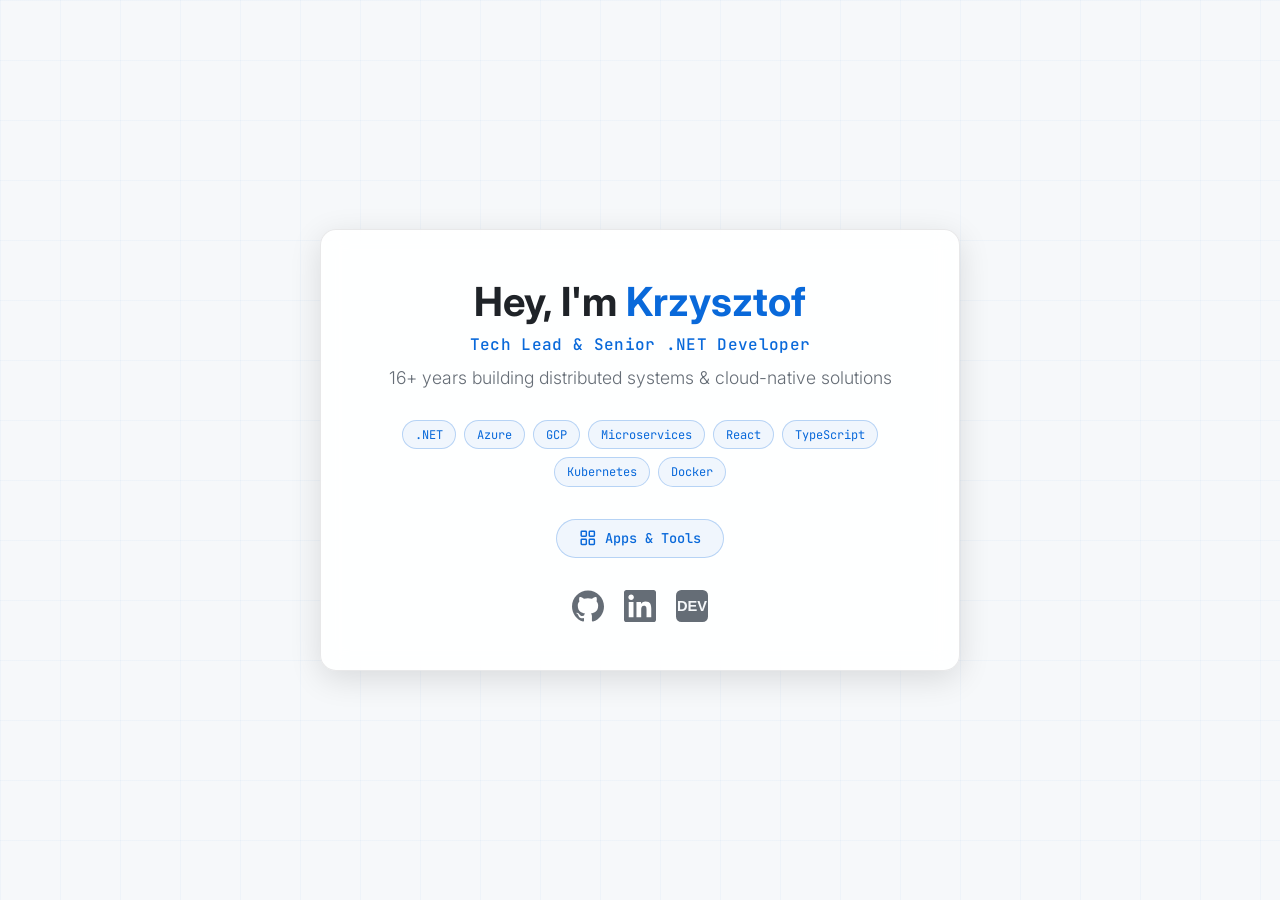
<file: index.html>
<!DOCTYPE html>
<html lang="en">
<head>
	<meta charset="utf-8">
	<meta name="viewport" content="width=device-width, initial-scale=1.0">
	<meta name="description" content="Krzysztof Koziarski - Tech Lead & Senior .NET Developer. 16+ years building distributed systems and cloud-native solutions.">
	<title>Krzysztof Koziarski | Tech Lead & .NET Developer</title>
	<link rel="icon" href="favicon.svg" type="image/x-icon" />
	<link href="https://fonts.googleapis.com/css2?family=Inter:wght@300;400;600;700&family=JetBrains+Mono:wght@400;500&display=swap" rel="stylesheet">
	<link rel="stylesheet" href="css/reset.css">
	<link rel="stylesheet" href="css/main.css">
</head>
<body>
	<main>
		<div class="card">
			<div class="intro">Hey, I'm <span class="name" title="Christopher | Kris">Krzysztof</span></div>
			<div class="role">Tech Lead & Senior .NET Developer</div>
			<div class="tagline">16+ years building distributed systems &amp; cloud-native solutions</div>

			<div class="tech-tags">
				<span>.NET</span>
				<span>Azure</span>
				<span>GCP</span>
				<span>Microservices</span>
				<span>React</span>
				<span>TypeScript</span>
				<span>Kubernetes</span>
				<span>Docker</span>
			</div>

			<a href="apps/" class="apps-link">
				<svg viewBox="0 0 24 24" fill="none" stroke="currentColor" stroke-width="2" stroke-linecap="round" stroke-linejoin="round"><rect x="3" y="3" width="7" height="7" rx="1"/><rect x="14" y="3" width="7" height="7" rx="1"/><rect x="3" y="14" width="7" height="7" rx="1"/><rect x="14" y="14" width="7" height="7" rx="1"/></svg>
				Apps &amp; Tools
			</a>

			<div class="icons-social">
				<a target="_blank" rel="noopener" href="https://github.com/kkoziarski" title="GitHub">
					<svg viewBox="0 0 24 24" fill="currentColor"><path d="M12 .297c-6.63 0-12 5.373-12 12 0 5.303 3.438 9.8 8.205 11.385.6.113.82-.258.82-.577 0-.285-.01-1.04-.015-2.04-3.338.724-4.042-1.61-4.042-1.61C4.422 18.07 3.633 17.7 3.633 17.7c-1.087-.744.084-.729.084-.729 1.205.084 1.838 1.236 1.838 1.236 1.07 1.835 2.809 1.305 3.495.998.108-.776.417-1.305.76-1.605-2.665-.3-5.466-1.332-5.466-5.93 0-1.31.465-2.38 1.235-3.22-.135-.303-.54-1.523.105-3.176 0 0 1.005-.322 3.3 1.23.96-.267 1.98-.399 3-.405 1.02.006 2.04.138 3 .405 2.28-1.552 3.285-1.23 3.285-1.23.645 1.653.24 2.873.12 3.176.765.84 1.23 1.91 1.23 3.22 0 4.61-2.805 5.625-5.475 5.92.42.36.81 1.096.81 2.22 0 1.606-.015 2.896-.015 3.286 0 .315.21.69.825.57C20.565 22.092 24 17.592 24 12.297c0-6.627-5.373-12-12-12"/></svg>
				</a>
				<a target="_blank" rel="noopener" href="https://www.linkedin.com/in/krzysztof-koziarski" title="LinkedIn">
					<svg viewBox="0 0 24 24" fill="currentColor"><path d="M20.447 20.452h-3.554v-5.569c0-1.328-.027-3.037-1.852-3.037-1.853 0-2.136 1.445-2.136 2.939v5.667H9.351V9h3.414v1.561h.046c.477-.9 1.637-1.85 3.37-1.85 3.601 0 4.267 2.37 4.267 5.455v6.286zM5.337 7.433c-1.144 0-2.063-.926-2.063-2.065 0-1.138.92-2.063 2.063-2.063 1.14 0 2.064.925 2.064 2.063 0 1.139-.925 2.065-2.064 2.065zm1.782 13.019H3.555V9h3.564v11.452zM22.225 0H1.771C.792 0 0 .774 0 1.729v20.542C0 23.227.792 24 1.771 24h20.451C23.2 24 24 23.227 24 22.271V1.729C24 .774 23.2 0 22.222 0h.003z"/></svg>
				</a>
				<a target="_blank" rel="noopener" href="https://dev.to/kkoziarski" title="Dev.to">
					<svg viewBox="0 0 24 24" fill="currentColor"><rect width="24" height="24" rx="4"/><text x="12" y="16" text-anchor="middle" font-family="Arial,sans-serif" font-weight="700" font-size="11" fill="var(--bg)">DEV</text></svg>
				</a>
			</div>
		</div>

		<div class="bg-grid"></div>
	</main>
</body>
</html>
</file>
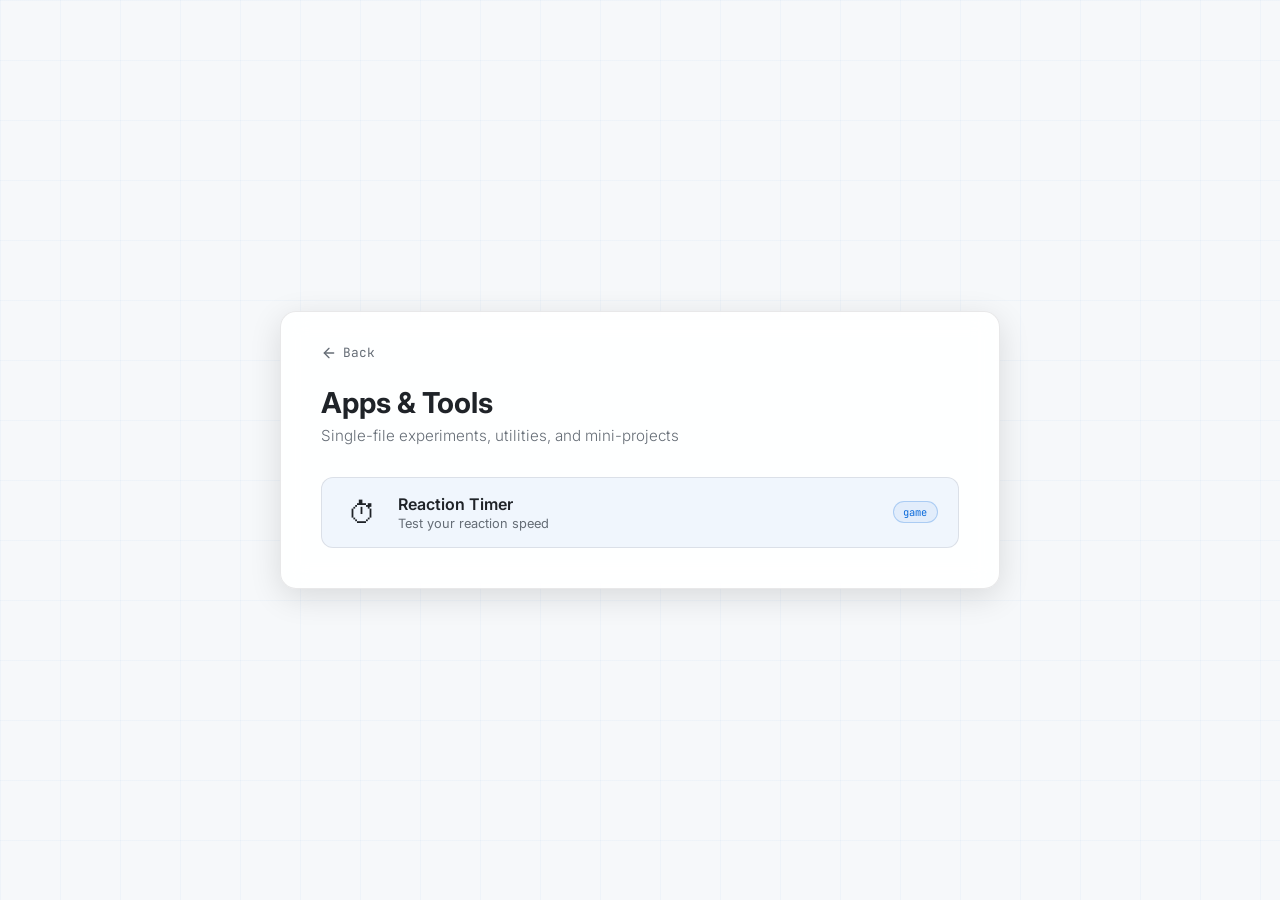
<file: apps/index.html>
<!DOCTYPE html>
<html lang="en">
<head>
	<meta charset="utf-8">
	<meta name="viewport" content="width=device-width, initial-scale=1.0">
	<title>Apps & Tools | Krzysztof Koziarski</title>
	<link rel="icon" href="../favicon.ico" type="image/x-icon" />
	<link href="https://fonts.googleapis.com/css2?family=Inter:wght@300;400;600;700&family=JetBrains+Mono:wght@400;500&display=swap" rel="stylesheet">
	<link rel="stylesheet" href="../css/reset.css">
	<link rel="stylesheet" href="../css/main.css">
	<link rel="stylesheet" href="../css/apps.css">
</head>
<body>
	<main>
		<div class="card apps-card">
			<a href="../" class="back-link">
				<svg viewBox="0 0 24 24" fill="none" stroke="currentColor" stroke-width="2" stroke-linecap="round" stroke-linejoin="round"><path d="M19 12H5"/><path d="M12 19l-7-7 7-7"/></svg>
				Back
			</a>

			<h1 class="apps-title">Apps & Tools</h1>
			<p class="apps-subtitle">Single-file experiments, utilities, and mini-projects</p>

			<div class="apps-grid">
				<a href="reaction-timer.html" class="app-item">
					<div class="app-icon">&#9201;</div>
					<div class="app-info">
						<div class="app-name">Reaction Timer</div>
						<div class="app-desc">Test your reaction speed</div>
					</div>
					<div class="app-tag">game</div>
				</a>

				<!-- Add more apps here:
				<a href="your-app.html" class="app-item">
					<div class="app-icon">EMOJI</div>
					<div class="app-info">
						<div class="app-name">App Name</div>
						<div class="app-desc">Short description</div>
					</div>
					<div class="app-tag">category</div>
				</a>
				-->
			</div>
		</div>

		<div class="bg-grid"></div>
	</main>
</body>
</html>
</file>
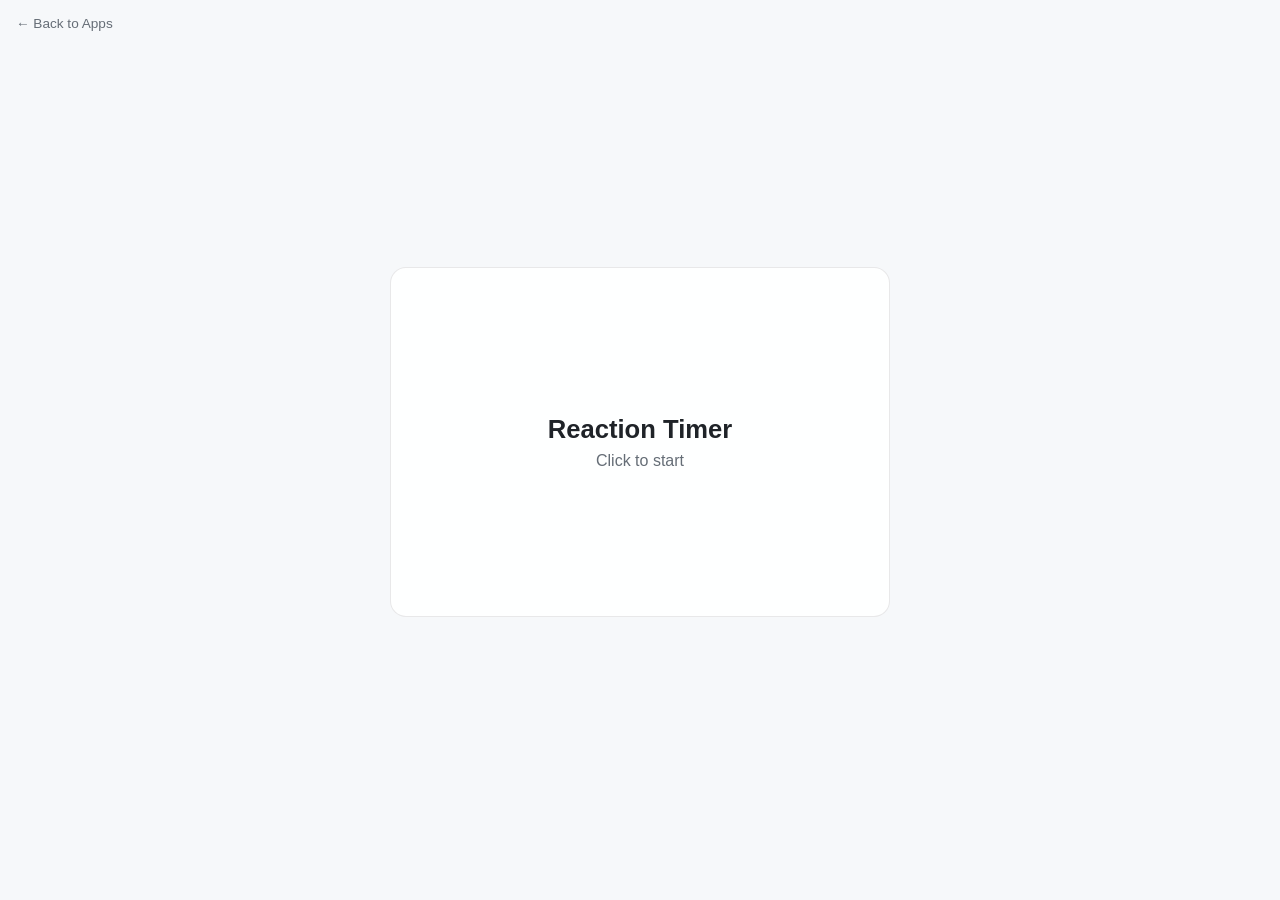
<file: apps/reaction-timer.html>
<!DOCTYPE html>
<html lang="en">
<head>
	<meta charset="utf-8">
	<meta name="viewport" content="width=device-width, initial-scale=1.0">
	<title>Reaction Timer | kkoziarski</title>
	<link rel="icon" href="../favicon.ico" type="image/x-icon" />
	<style>
		* { margin: 0; padding: 0; box-sizing: border-box; }
		:root {
			--bg: #0d1117;
			--card: rgba(22, 27, 34, 0.85);
			--text: #e6edf3;
			--muted: #8b949e;
			--accent: #58a6ff;
			--green: #3fb950;
			--red: #f85149;
			--border: rgba(240, 246, 252, 0.1);
		}
		@media (prefers-color-scheme: light) {
			:root {
				--bg: #f6f8fa;
				--card: rgba(255,255,255,0.9);
				--text: #1f2328;
				--muted: #656d76;
				--accent: #0969da;
				--green: #1a7f37;
				--red: #cf222e;
				--border: rgba(31,35,40,0.1);
			}
		}
		body {
			font-family: 'Segoe UI', -apple-system, sans-serif;
			background: var(--bg);
			color: var(--text);
			min-height: 100vh;
			display: flex;
			flex-direction: column;
			align-items: center;
			justify-content: center;
			padding: 1rem;
			user-select: none;
			-webkit-user-select: none;
		}
		.back {
			position: fixed;
			top: 1rem;
			left: 1rem;
			color: var(--muted);
			text-decoration: none;
			font-size: 0.85rem;
			z-index: 10;
		}
		.back:hover { color: var(--accent); }
		.box {
			width: min(500px, 90vw);
			height: min(350px, 60vh);
			border-radius: 16px;
			border: 1px solid var(--border);
			display: flex;
			flex-direction: column;
			align-items: center;
			justify-content: center;
			cursor: pointer;
			transition: background 0.15s;
			text-align: center;
			padding: 2rem;
			-webkit-tap-highlight-color: transparent;
		}
		.box.waiting { background: var(--card); }
		.box.ready { background: var(--red); }
		.box.go { background: var(--green); }
		.box.result { background: var(--card); }
		.box.too-soon { background: var(--red); }
		.msg {
			font-size: 1.6rem;
			font-weight: 600;
			margin-bottom: 0.5rem;
		}
		.sub { font-size: 1rem; color: var(--muted); }
		.box.ready .sub, .box.go .sub { color: rgba(255,255,255,0.8); }
		.box.ready .msg, .box.go .msg { color: #fff; }
		.box.too-soon .msg, .box.too-soon .sub { color: #fff; }
		.time {
			font-size: 3.5rem;
			font-weight: 700;
			color: var(--accent);
			margin: 0.25rem 0;
		}
		.best {
			margin-top: 1rem;
			font-size: 0.85rem;
			color: var(--muted);
		}
	</style>
</head>
<body>
	<a href="./" class="back">&larr; Back to Apps</a>
	<div class="box waiting" id="box" onclick="handleClick()">
		<div class="msg">Reaction Timer</div>
		<div class="sub">Click to start</div>
	</div>
	<div class="best" id="best"></div>
	<script>
		let state = 'waiting';
		let timeout = null;
		let startTime = 0;
		let bestTime = Infinity;
		const box = document.getElementById('box');
		const bestEl = document.getElementById('best');

		function handleClick() {
			if (state === 'waiting') {
				state = 'ready';
				box.className = 'box ready';
				box.querySelector('.msg').textContent = 'Wait for green...';
				box.querySelector('.sub').textContent = "Don't click yet!";
				timeout = setTimeout(() => {
					state = 'go';
					box.className = 'box go';
					box.querySelector('.msg').textContent = 'CLICK NOW!';
					box.querySelector('.sub').textContent = '';
					startTime = performance.now();
				}, 1000 + Math.random() * 4000);
			} else if (state === 'ready') {
				clearTimeout(timeout);
				state = 'too-soon';
				box.className = 'box too-soon';
				box.querySelector('.msg').textContent = 'Too soon!';
				box.querySelector('.sub').textContent = 'Click to try again';
				state = 'waiting';
			} else if (state === 'go') {
				const ms = Math.round(performance.now() - startTime);
				state = 'result';
				box.className = 'box result';
				box.innerHTML = `<div class="msg">Your reaction time</div><div class="time">${ms} ms</div><div class="sub">Click to try again</div>`;
				if (ms < bestTime) {
					bestTime = ms;
					bestEl.textContent = `Best: ${bestTime} ms`;
				}
				state = 'waiting';
			}
		}
	</script>
</body>
</html>
</file>
<file: css/main.css>
:root {
	--bg: #0d1117;
	--card-bg: rgba(22, 27, 34, 0.85);
	--text: #e6edf3;
	--text-muted: #8b949e;
	--accent: #58a6ff;
	--accent-glow: rgba(88, 166, 255, 0.15);
	--tag-bg: rgba(88, 166, 255, 0.1);
	--tag-border: rgba(88, 166, 255, 0.3);
	--border: rgba(240, 246, 252, 0.1);
	--grid-color: rgba(88, 166, 255, 0.04);
}

@media (prefers-color-scheme: light) {
	:root {
		--bg: #f6f8fa;
		--card-bg: rgba(255, 255, 255, 0.9);
		--text: #1f2328;
		--text-muted: #656d76;
		--accent: #0969da;
		--accent-glow: rgba(9, 105, 218, 0.1);
		--tag-bg: rgba(9, 105, 218, 0.06);
		--tag-border: rgba(9, 105, 218, 0.25);
		--border: rgba(31, 35, 40, 0.1);
		--grid-color: rgba(9, 105, 218, 0.03);
	}
}

html {
	font-family: 'Inter', -apple-system, BlinkMacSystemFont, 'Segoe UI', sans-serif;
	font-size: 16px;
	-webkit-font-smoothing: antialiased;
}

body {
	background: var(--bg);
	color: var(--text);
	min-height: 100vh;
	overflow: hidden;
}

main {
	display: flex;
	align-items: center;
	justify-content: center;
	min-height: 100vh;
	padding: 2rem;
	position: relative;
}

.card {
	position: relative;
	z-index: 1;
	max-width: 640px;
	width: 100%;
	background: var(--card-bg);
	border: 1px solid var(--border);
	border-radius: 16px;
	padding: 3rem 2.5rem;
	text-align: center;
	backdrop-filter: blur(12px);
	-webkit-backdrop-filter: blur(12px);
	box-shadow: 0 8px 32px rgba(0, 0, 0, 0.12);
}

.intro {
	font-size: 2.5rem;
	font-weight: 700;
	line-height: 1.2;
	margin-bottom: 0.5rem;
}

.name {
	color: var(--accent);
	cursor: help;
}

.role {
	font-family: 'JetBrains Mono', monospace;
	font-size: 1rem;
	font-weight: 500;
	color: var(--accent);
	letter-spacing: 0.02em;
	margin-bottom: 0.75rem;
}

.tagline {
	font-size: 1.1rem;
	font-weight: 300;
	color: var(--text-muted);
	margin-bottom: 2rem;
}

.tech-tags {
	display: flex;
	flex-wrap: wrap;
	gap: 0.5rem;
	justify-content: center;
	margin-bottom: 2rem;
}

.tech-tags span {
	font-family: 'JetBrains Mono', monospace;
	font-size: 0.75rem;
	font-weight: 400;
	padding: 0.35rem 0.75rem;
	border-radius: 100px;
	background: var(--tag-bg);
	border: 1px solid var(--tag-border);
	color: var(--accent);
	transition: background 0.2s, transform 0.2s;
}

.tech-tags span:hover {
	background: var(--accent-glow);
	transform: translateY(-1px);
}

/* Apps link */
.apps-link {
	display: inline-flex;
	align-items: center;
	gap: 0.5rem;
	font-family: 'JetBrains Mono', monospace;
	font-size: 0.85rem;
	font-weight: 500;
	color: var(--accent);
	text-decoration: none;
	padding: 0.6rem 1.4rem;
	border-radius: 100px;
	border: 1px solid var(--tag-border);
	background: var(--tag-bg);
	margin-bottom: 2rem;
	transition: background 0.2s, transform 0.2s, box-shadow 0.2s;
}

.apps-link:hover {
	background: var(--accent-glow);
	transform: translateY(-2px);
	box-shadow: 0 4px 16px rgba(88, 166, 255, 0.15);
}

.apps-link svg {
	width: 1.1rem;
	height: 1.1rem;
}

.icons-social {
	display: flex;
	gap: 1.25rem;
	justify-content: center;
	align-items: center;
}

.icons-social a {
	color: var(--text-muted);
	transition: color 0.2s, transform 0.2s;
	display: inline-flex;
}

.icons-social a:hover {
	color: var(--accent);
	transform: translateY(-2px);
}

.icons-social svg {
	width: 2rem;
	height: 2rem;
}

/* Subtle background grid */
.bg-grid {
	position: fixed;
	inset: 0;
	z-index: 0;
	background-image:
		linear-gradient(var(--grid-color) 1px, transparent 1px),
		linear-gradient(90deg, var(--grid-color) 1px, transparent 1px);
	background-size: 60px 60px;
	pointer-events: none;
}

/* Responsive */
@media (max-width: 480px) {
	.card {
		padding: 2rem 1.5rem;
	}

	.intro {
		font-size: 1.8rem;
	}

	.role {
		font-size: 0.85rem;
	}

	.tagline {
		font-size: 0.95rem;
	}

	.icons-social svg {
		width: 1.6rem;
		height: 1.6rem;
	}
}
</file>
<file: css/apps.css>
/* Apps page overrides */
body {
	overflow: auto;
}

.apps-card {
	max-width: 720px;
	padding: 2rem 2.5rem 2.5rem;
	text-align: left;
}

.back-link {
	display: inline-flex;
	align-items: center;
	gap: 0.35rem;
	font-family: 'JetBrains Mono', monospace;
	font-size: 0.8rem;
	color: var(--text-muted);
	text-decoration: none;
	margin-bottom: 1.5rem;
	transition: color 0.2s;
}

.back-link:hover {
	color: var(--accent);
}

.back-link svg {
	width: 1rem;
	height: 1rem;
}

.apps-title {
	font-size: 1.8rem;
	font-weight: 700;
	margin-bottom: 0.35rem;
}

.apps-subtitle {
	font-size: 0.95rem;
	color: var(--text-muted);
	font-weight: 300;
	margin-bottom: 2rem;
}

.apps-grid {
	display: flex;
	flex-direction: column;
	gap: 0.75rem;
}

.app-item {
	display: flex;
	align-items: center;
	gap: 1rem;
	padding: 1rem 1.25rem;
	border-radius: 12px;
	border: 1px solid var(--border);
	background: var(--tag-bg);
	text-decoration: none;
	color: var(--text);
	transition: background 0.2s, transform 0.15s, border-color 0.2s;
}

.app-item:hover {
	background: var(--accent-glow);
	border-color: var(--tag-border);
	transform: translateX(4px);
}

.app-icon {
	font-size: 1.8rem;
	width: 2.5rem;
	text-align: center;
	flex-shrink: 0;
}

.app-info {
	flex: 1;
	min-width: 0;
}

.app-name {
	font-weight: 600;
	font-size: 1rem;
	margin-bottom: 0.15rem;
}

.app-desc {
	font-size: 0.8rem;
	color: var(--text-muted);
}

.app-tag {
	font-family: 'JetBrains Mono', monospace;
	font-size: 0.65rem;
	padding: 0.2rem 0.6rem;
	border-radius: 100px;
	background: var(--tag-bg);
	border: 1px solid var(--tag-border);
	color: var(--accent);
	flex-shrink: 0;
}

@media (max-width: 480px) {
	.apps-card {
		padding: 1.5rem 1.25rem 2rem;
	}

	.apps-title {
		font-size: 1.4rem;
	}

	.app-item {
		padding: 0.85rem 1rem;
	}

	.app-tag {
		display: none;
	}
}
</file>
